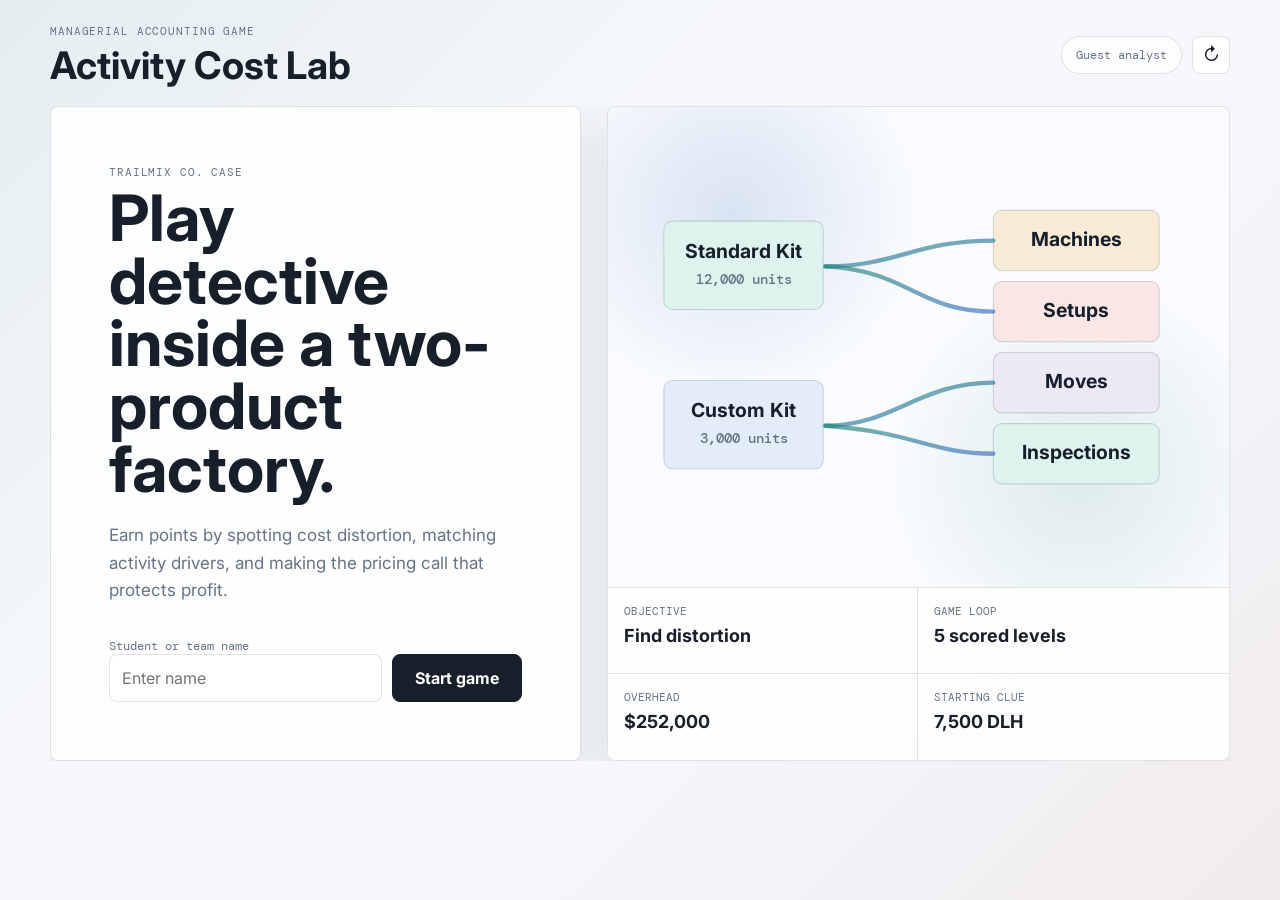
<file: index.html>
<!DOCTYPE html>
<html lang="en">
<head>
  <meta charset="UTF-8">
  <meta name="viewport" content="width=device-width, initial-scale=1.0">
  <title>Activity Cost Lab</title>
  <meta name="description" content="A no-build activity-based costing game for managerial accounting classes.">
  <link rel="preconnect" href="https://fonts.googleapis.com">
  <link rel="preconnect" href="https://fonts.gstatic.com" crossorigin>
  <link href="https://fonts.googleapis.com/css2?family=DM+Mono:wght@400;500&family=Inter:wght@400;500;600;700&display=swap" rel="stylesheet">
  <link rel="stylesheet" href="styles.css">
</head>
<body>
  <main class="app-shell">
    <header class="topbar">
      <div>
        <p class="eyebrow">Managerial accounting game</p>
        <h1>Activity Cost Lab</h1>
      </div>
      <div class="topbar-actions">
        <span class="student-chip" id="student-chip">Guest analyst</span>
        <button class="icon-button" id="reset-case" type="button" title="Reset game" aria-label="Reset game">
          <span aria-hidden="true">&#8635;</span>
        </button>
      </div>
    </header>

    <section class="screen screen-start active" id="screen-start" aria-labelledby="start-title">
      <div class="intro-copy">
        <p class="eyebrow">TrailMix Co. case</p>
        <h2 id="start-title">Play detective inside a two-product factory.</h2>
        <p class="intro-text">Earn points by spotting cost distortion, matching activity drivers, and making the pricing call that protects profit.</p>
        <form class="start-form" id="start-form">
          <label for="student-name">Student or team name</label>
          <div class="start-row">
            <input id="student-name" type="text" maxlength="28" placeholder="Enter name" autocomplete="off" required minlength="1">
            <button class="primary-button" type="submit">Start game</button>
          </div>
        </form>
      </div>

      <div class="case-board" aria-label="Case setup">
        <div class="factory-visual" aria-hidden="true">
          <svg viewBox="0 0 520 290" role="img">
            <defs>
              <linearGradient id="line-gradient" x1="0" x2="1" y1="0" y2="1">
                <stop offset="0%" stop-color="#16816d"/>
                <stop offset="100%" stop-color="#2f68b8"/>
              </linearGradient>
            </defs>
            <rect x="24" y="28" width="148" height="82" rx="8" class="svg-block svg-green"/>
            <rect x="24" y="176" width="148" height="82" rx="8" class="svg-block svg-blue"/>
            <rect x="330" y="18" width="154" height="56" rx="8" class="svg-block svg-amber"/>
            <rect x="330" y="84" width="154" height="56" rx="8" class="svg-block svg-coral"/>
            <rect x="330" y="150" width="154" height="56" rx="8" class="svg-block svg-purple"/>
            <rect x="330" y="216" width="154" height="56" rx="8" class="svg-block svg-green"/>
            <path d="M174 70 C240 70 258 46 330 46" class="svg-line"/>
            <path d="M174 70 C252 74 260 112 330 112" class="svg-line"/>
            <path d="M174 218 C238 218 260 178 330 178" class="svg-line"/>
            <path d="M174 218 C258 224 272 244 330 244" class="svg-line"/>
            <text x="98" y="62" class="svg-label">Standard Kit</text>
            <text x="98" y="86" class="svg-small">12,000 units</text>
            <text x="98" y="210" class="svg-label">Custom Kit</text>
            <text x="98" y="234" class="svg-small">3,000 units</text>
            <text x="407" y="51" class="svg-label">Machines</text>
            <text x="407" y="117" class="svg-label">Setups</text>
            <text x="407" y="183" class="svg-label">Moves</text>
            <text x="407" y="249" class="svg-label">Inspections</text>
          </svg>
        </div>
        <div class="rule-grid">
          <div><span>Objective</span><strong>Find distortion</strong></div>
          <div><span>Game loop</span><strong>5 scored levels</strong></div>
          <div><span>Overhead</span><strong id="start-overhead">$252,000</strong></div>
          <div><span>Starting clue</span><strong>7,500 DLH</strong></div>
        </div>
      </div>
    </section>

    <section class="screen screen-lab" id="screen-lab" aria-label="Activity Cost Lab game">
      <aside class="game-panel" aria-label="Game status">
        <div class="hud-grid">
          <div class="hud-card score"><span>Score</span><strong id="hud-score">0</strong></div>
          <div class="hud-card"><span>Streak</span><strong id="hud-streak">0x</strong></div>
          <div class="hud-card"><span>Level</span><strong id="hud-level">1/5</strong></div>
        </div>
        <div class="progress-shell" aria-label="Game progress"><span id="progress-fill"></span></div>
        <nav class="level-track" id="level-track" aria-label="Game levels"></nav>

        <details class="case-file" id="case-file">
          <summary class="case-file-summary">Case file</summary>
          <div class="case-file-body" id="case-file-body"></div>
        </details>
      </aside>

      <section class="workspace">
        <section class="game-stage" aria-labelledby="challenge-title">
          <div class="coach-card">
            <div class="coach-avatar" aria-hidden="true">CFO</div>
            <p id="coach-text"></p>
          </div>

          <div class="challenge-card">
            <div class="challenge-head">
              <div>
                <p class="eyebrow" id="challenge-kicker">Level 1</p>
                <h2 id="challenge-title">Plantwide Shortcut</h2>
              </div>
              <span class="reward-chip">Points on the line</span>
            </div>
            <p class="challenge-prompt" id="challenge-prompt"></p>
            <div id="challenge-body"></div>
          </div>

          <div class="feedback-panel" id="feedback-panel"></div>
          <div class="challenge-controls" id="challenge-controls"></div>
          <div class="scorecard" id="scorecard" aria-label="Current accounting clues"></div>
          <div class="cost-cards" id="cost-cards"></div>

          <div class="results-zone" id="results-zone">
            <div class="leaderboard-panel">
              <div class="leaderboard-head">
                <div>
                  <p class="eyebrow">Local leaderboard</p>
                  <h3>Team scores</h3>
                </div>
                <div class="btn-row">
                  <button class="secondary-button" id="save-score" type="button">Save score</button>
                  <button class="secondary-button danger" id="clear-board" type="button">Clear</button>
                </div>
              </div>
              <div id="leaderboard-list"></div>
            </div>
          </div>
        </section>
      </section>
    </section>
  </main>

  <script src="math.js"></script>
  <script src="script.js"></script>
</body>
</html>
</file>
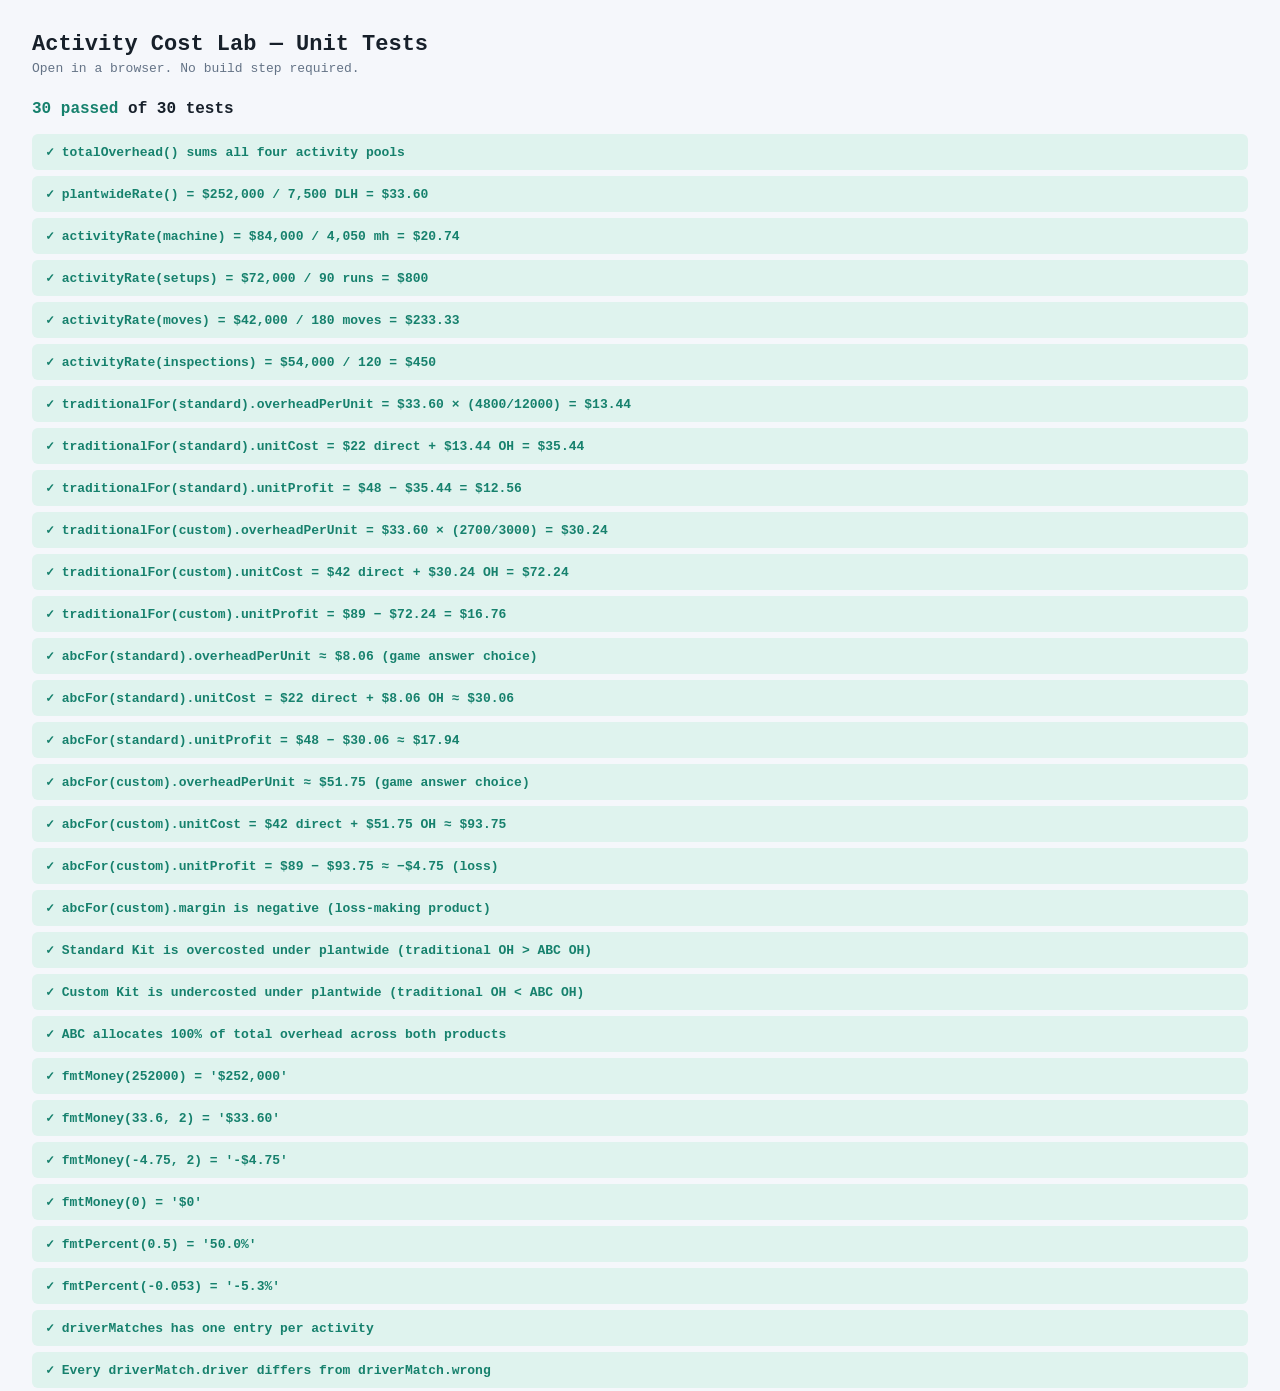
<file: tests.html>
<!DOCTYPE html>
<html lang="en">
<head>
  <meta charset="UTF-8">
  <title>Activity Cost Lab — Unit Tests</title>
  <style>
    body { font-family: monospace; margin: 32px; background: #f5f7fb; color: #17202a; }
    h1   { font-size: 22px; margin-bottom: 4px; }
    p.sub { color: #647386; margin: 0 0 24px; }
    .summary { font-size: 16px; font-weight: 700; margin: 24px 0 16px; }
    .pass { color: #16816d; }
    .fail { color: #b94b4b; }
    ul { list-style: none; padding: 0; margin: 0; display: grid; gap: 6px; }
    li { padding: 10px 14px; border-radius: 6px; font-size: 13px; }
    li.pass { background: #dff3ee; }
    li.fail { background: #fae6e4; }
    li .label { font-weight: 700; }
    li .detail { color: #647386; margin-top: 4px; }
    li.fail .detail { color: #b94b4b; }
  </style>
</head>
<body>
  <h1>Activity Cost Lab — Unit Tests</h1>
  <p class="sub">Open in a browser. No build step required.</p>
  <div class="summary" id="summary"></div>
  <ul id="results"></ul>

  <script src="math.js"></script>
  <script>
    // ─── Minimal test runner ──────────────────────────────────────────────────

    const results = [];

    function near(a, b, tol = 0.01) {
      return Math.abs(Number(a) - Number(b)) <= tol;
    }

    function expect(label, actual, expected, tol) {
      const ok = tol !== undefined ? near(actual, expected, tol) : actual === expected;
      results.push({ label, ok, actual, expected });
    }

    // ─── Tests: totalOverhead ─────────────────────────────────────────────────

    expect(
      "totalOverhead() sums all four activity pools",
      totalOverhead(), 252000
    );

    // ─── Tests: plantwideRate ─────────────────────────────────────────────────

    expect(
      "plantwideRate() = $252,000 / 7,500 DLH = $33.60",
      plantwideRate(), 33.6, 0.001
    );

    // ─── Tests: activityRate ──────────────────────────────────────────────────

    const machineAct = caseData.activities.find(a => a.id === "machine");
    const setupsAct  = caseData.activities.find(a => a.id === "setups");
    const movesAct   = caseData.activities.find(a => a.id === "moves");
    const inspectAct = caseData.activities.find(a => a.id === "inspection");

    expect(
      "activityRate(machine) = $84,000 / 4,050 mh = $20.74",
      activityRate(machineAct), 20.7407, 0.001
    );
    expect(
      "activityRate(setups) = $72,000 / 90 runs = $800",
      activityRate(setupsAct), 800, 0.001
    );
    expect(
      "activityRate(moves) = $42,000 / 180 moves = $233.33",
      activityRate(movesAct), 233.333, 0.01
    );
    expect(
      "activityRate(inspections) = $54,000 / 120 = $450",
      activityRate(inspectAct), 450, 0.001
    );

    // ─── Tests: traditionalFor ────────────────────────────────────────────────

    const tStd = traditionalFor("standard");
    const tCus = traditionalFor("custom");

    expect(
      "traditionalFor(standard).overheadPerUnit = $33.60 × (4800/12000) = $13.44",
      tStd.overheadPerUnit, 13.44, 0.01
    );
    expect(
      "traditionalFor(standard).unitCost = $22 direct + $13.44 OH = $35.44",
      tStd.unitCost, 35.44, 0.01
    );
    expect(
      "traditionalFor(standard).unitProfit = $48 − $35.44 = $12.56",
      tStd.unitProfit, 12.56, 0.01
    );

    expect(
      "traditionalFor(custom).overheadPerUnit = $33.60 × (2700/3000) = $30.24",
      tCus.overheadPerUnit, 30.24, 0.01
    );
    expect(
      "traditionalFor(custom).unitCost = $42 direct + $30.24 OH = $72.24",
      tCus.unitCost, 72.24, 0.01
    );
    expect(
      "traditionalFor(custom).unitProfit = $89 − $72.24 = $16.76",
      tCus.unitProfit, 16.76, 0.01
    );

    // ─── Tests: abcFor ────────────────────────────────────────────────────────

    const aStd = abcFor("standard");
    const aCus = abcFor("custom");

    expect(
      "abcFor(standard).overheadPerUnit ≈ $8.06 (game answer choice)",
      aStd.overheadPerUnit, 8.063, 0.01
    );
    expect(
      "abcFor(standard).unitCost = $22 direct + $8.06 OH ≈ $30.06",
      aStd.unitCost, 30.063, 0.01
    );
    expect(
      "abcFor(standard).unitProfit = $48 − $30.06 ≈ $17.94",
      aStd.unitProfit, 17.937, 0.01
    );

    expect(
      "abcFor(custom).overheadPerUnit ≈ $51.75 (game answer choice)",
      aCus.overheadPerUnit, 51.748, 0.01
    );
    expect(
      "abcFor(custom).unitCost = $42 direct + $51.75 OH ≈ $93.75",
      aCus.unitCost, 93.748, 0.01
    );
    expect(
      "abcFor(custom).unitProfit = $89 − $93.75 ≈ −$4.75 (loss)",
      aCus.unitProfit, -4.748, 0.01
    );
    expect(
      "abcFor(custom).margin is negative (loss-making product)",
      aCus.margin < 0, true
    );

    // ─── Tests: cost distortion direction ────────────────────────────────────

    expect(
      "Standard Kit is overcosted under plantwide (traditional OH > ABC OH)",
      tStd.overheadPerUnit > aStd.overheadPerUnit, true
    );
    expect(
      "Custom Kit is undercosted under plantwide (traditional OH < ABC OH)",
      tCus.overheadPerUnit < aCus.overheadPerUnit, true
    );

    // ─── Tests: total overhead is fully allocated under ABC ───────────────────

    const abcTotalAllocated = abcFor("standard").allocated + abcFor("custom").allocated;
    expect(
      "ABC allocates 100% of total overhead across both products",
      abcTotalAllocated, totalOverhead(), 0.01
    );

    // ─── Tests: fmtMoney ─────────────────────────────────────────────────────

    expect("fmtMoney(252000) = '$252,000'",    fmtMoney(252000),    "$252,000");
    expect("fmtMoney(33.6, 2) = '$33.60'",     fmtMoney(33.6, 2),   "$33.60");
    expect("fmtMoney(-4.75, 2) = '-$4.75'",    fmtMoney(-4.75, 2),  "-$4.75");
    expect("fmtMoney(0) = '$0'",               fmtMoney(0),         "$0");

    // ─── Tests: fmtPercent ───────────────────────────────────────────────────

    expect("fmtPercent(0.5) = '50.0%'",    fmtPercent(0.5),  "50.0%");
    expect("fmtPercent(-0.053) = '-5.3%'", fmtPercent(-0.053), "-5.3%");

    // ─── Tests: driver data integrity ────────────────────────────────────────

    expect(
      "driverMatches has one entry per activity",
      driverMatches.length, caseData.activities.length
    );
    expect(
      "Every driverMatch.driver differs from driverMatch.wrong",
      driverMatches.every(m => m.driver !== m.wrong), true
    );

    // ─── Render results ───────────────────────────────────────────────────────

    const passed = results.filter(r => r.ok).length;
    const failed = results.filter(r => !r.ok).length;

    document.getElementById("summary").innerHTML =
      `<span class="${failed === 0 ? "pass" : "fail"}">${passed} passed</span>` +
      (failed > 0 ? ` / <span class="fail">${failed} failed</span>` : "") +
      ` of ${results.length} tests`;

    const list = document.getElementById("results");
    results.forEach(r => {
      const li = document.createElement("li");
      li.className = r.ok ? "pass" : "fail";
      li.innerHTML = `
        <div class="label">${r.ok ? "✓" : "✗"} ${r.label}</div>
        ${!r.ok ? `<div class="detail">got: ${JSON.stringify(r.actual)} — expected: ${JSON.stringify(r.expected)}</div>` : ""}
      `;
      list.appendChild(li);
    });
  </script>
</body>
</html>
</file>
<file: styles.css>
:root {
  --page: #f5f7fb;
  --surface: #ffffff;
  --surface-alt: #eef4f8;
  --ink: #17202a;
  --muted: #647386;
  --line: rgba(27, 38, 49, 0.13);
  --teal: #16816d;
  --teal-soft: #dff3ee;
  --blue: #2f68b8;
  --blue-soft: #e3edf9;
  --amber: #a66312;
  --amber-soft: #f8ebd5;
  --coral: #b94b4b;
  --coral-soft: #fae6e4;
  --purple: #6f5ba7;
  --purple-soft: #ece8f6;
  --shadow: 0 18px 50px rgba(28, 45, 73, 0.10);
  --mono: "DM Mono", monospace;
  --sans: "Inter", system-ui, -apple-system, BlinkMacSystemFont, "Segoe UI", sans-serif;
}

* {
  box-sizing: border-box;
}

html {
  min-height: 100%;
}

body {
  min-height: 100vh;
  margin: 0;
  overflow-x: hidden;
  background:
    linear-gradient(135deg, rgba(22, 129, 109, 0.08), transparent 34%),
    linear-gradient(315deg, rgba(185, 75, 75, 0.07), transparent 38%),
    var(--page);
  color: var(--ink);
  font-family: var(--sans);
}

button,
input,
select {
  font: inherit;
}

button {
  cursor: pointer;
}

.app-shell {
  width: calc(100vw - 32px);
  max-width: 1180px;
  margin: 0 auto;
  padding: 24px 0 48px;
  overflow-x: hidden;
}

.topbar {
  display: flex;
  align-items: center;
  justify-content: space-between;
  gap: 18px;
  margin-bottom: 20px;
}

.topbar h1,
.intro-copy h2,
.stage-header h2,
.question-panel h3,
.leaderboard-head h3,
.insight-card h3 {
  margin: 0;
  letter-spacing: 0;
}

.topbar h1 {
  font-size: 38px;
  line-height: 1.05;
}

.eyebrow {
  margin: 0 0 8px;
  color: var(--muted);
  font-family: var(--mono);
  font-size: 11px;
  letter-spacing: 0.08em;
  text-transform: uppercase;
}

.topbar-actions {
  display: flex;
  align-items: center;
  gap: 10px;
}

.student-chip {
  display: inline-flex;
  min-height: 38px;
  align-items: center;
  border: 1px solid var(--line);
  border-radius: 999px;
  background: rgba(255, 255, 255, 0.78);
  color: var(--muted);
  padding: 0 14px;
  font-family: var(--mono);
  font-size: 12px;
}

.icon-button,
.secondary-button,
.primary-button,
.choice-button,
.step-button {
  border: 1px solid var(--line);
  border-radius: 8px;
  background: var(--surface);
  color: var(--ink);
}

.icon-button {
  width: 38px;
  height: 38px;
  font-size: 18px;
}

.primary-button {
  min-height: 48px;
  border-color: var(--ink);
  background: var(--ink);
  color: #fff;
  padding: 0 22px;
  font-weight: 700;
}

.secondary-button {
  min-height: 38px;
  padding: 0 14px;
  color: var(--ink);
  font-weight: 700;
}

.secondary-button.danger {
  color: var(--coral);
}

.screen {
  display: none;
}

.screen.active {
  display: block;
}

.screen-start {
  width: 100%;
  max-width: 100%;
  overflow: hidden;
  min-height: 620px;
  display: none;
  grid-template-columns: minmax(0, 0.92fr) minmax(360px, 1.08fr);
  gap: 26px;
  align-items: stretch;
}

.screen-start.active {
  display: grid;
}

.intro-copy,
.case-board,
.workspace,
.step-nav {
  min-width: 0;
  border: 1px solid var(--line);
  border-radius: 8px;
  background: rgba(255, 255, 255, 0.86);
  box-shadow: var(--shadow);
}

.intro-copy {
  display: flex;
  flex-direction: column;
  justify-content: center;
  padding: 58px;
}

.intro-copy h2 {
  max-width: 620px;
  font-size: 64px;
  line-height: 0.98;
  overflow-wrap: anywhere;
}

.intro-text {
  max-width: 560px;
  margin: 22px 0 34px;
  color: var(--muted);
  font-size: 17px;
  line-height: 1.6;
}

.start-form label,
.select-label {
  display: grid;
  gap: 8px;
  color: var(--muted);
  font-family: var(--mono);
  font-size: 12px;
}

.start-form {
  width: 100%;
  max-width: 560px;
}

.start-row {
  display: grid;
  grid-template-columns: 1fr auto;
  gap: 10px;
}

.start-row input,
.select-label select,
.number-input {
  min-height: 46px;
  width: 100%;
  border: 1px solid var(--line);
  border-radius: 8px;
  background: #fff;
  color: var(--ink);
  padding: 0 12px;
  outline: none;
}

.start-row input:focus,
.select-label select:focus,
.number-input:focus {
  border-color: var(--teal);
  box-shadow: 0 0 0 3px rgba(22, 129, 109, 0.13);
}

.case-board {
  display: grid;
  grid-template-rows: minmax(280px, 1fr) auto;
  overflow: hidden;
}

.factory-visual {
  display: flex;
  align-items: center;
  justify-content: center;
  overflow: hidden;
  min-height: 360px;
  padding: 20px;
  background:
    radial-gradient(circle at 20% 22%, rgba(47, 104, 184, 0.16), transparent 30%),
    radial-gradient(circle at 76% 76%, rgba(22, 129, 109, 0.13), transparent 32%),
    #f9fbfe;
}

.factory-visual svg {
  width: 100%;
  max-width: 560px;
  min-width: 0;
  height: auto;
}

.svg-block {
  stroke: rgba(23, 32, 42, 0.16);
  stroke-width: 1;
}

.svg-green { fill: var(--teal-soft); }
.svg-blue { fill: var(--blue-soft); }
.svg-amber { fill: var(--amber-soft); }
.svg-coral { fill: var(--coral-soft); }
.svg-purple { fill: var(--purple-soft); }

.svg-line {
  fill: none;
  stroke: url(#line-gradient);
  stroke-width: 4;
  stroke-linecap: round;
  opacity: 0.62;
}

.svg-label,
.svg-small {
  fill: var(--ink);
  text-anchor: middle;
}

.svg-label {
  font: 700 18px var(--sans);
}

.svg-small {
  fill: var(--muted);
  font: 500 13px var(--mono);
}

.rule-grid {
  display: grid;
  grid-template-columns: repeat(2, 1fr);
  border-top: 1px solid var(--line);
}

.rule-grid div {
  min-height: 86px;
  padding: 16px;
  border-right: 1px solid var(--line);
  border-bottom: 1px solid var(--line);
}

.rule-grid div:nth-child(2n) {
  border-right: 0;
}

.rule-grid div:nth-last-child(-n + 2) {
  border-bottom: 0;
}

.rule-grid span,
.decision-summary span,
.metric span,
.product-card span,
.leaderboard-row span,
.insight-card span {
  display: block;
  color: var(--muted);
  font-family: var(--mono);
  font-size: 11px;
  line-height: 1.4;
  text-transform: uppercase;
}

.rule-grid strong {
  display: block;
  margin-top: 6px;
  font-size: 18px;
  line-height: 1.2;
}

.screen-lab.active {
  display: grid;
  grid-template-columns: 260px minmax(0, 1fr);
  gap: 18px;
  align-items: start;
}

.step-nav {
  position: sticky;
  top: 18px;
  display: grid;
  gap: 8px;
  padding: 10px;
}

.step-button {
  display: flex;
  min-height: 58px;
  align-items: center;
  gap: 10px;
  padding: 0 12px;
  color: var(--muted);
  font-weight: 700;
  text-align: left;
}

.step-button span {
  display: inline-grid;
  width: 30px;
  height: 30px;
  place-items: center;
  border-radius: 8px;
  background: var(--surface-alt);
  color: var(--ink);
  font-family: var(--mono);
  font-size: 12px;
}

.step-button.active {
  border-color: rgba(22, 129, 109, 0.45);
  background: var(--teal-soft);
  color: #0c5548;
}

.workspace {
  min-height: 640px;
  padding: 30px;
}

.game-panel {
  position: sticky;
  top: 18px;
  display: grid;
  gap: 12px;
  border: 1px solid var(--line);
  border-radius: 8px;
  background: rgba(255, 255, 255, 0.88);
  box-shadow: var(--shadow);
  padding: 12px;
}

.hud-grid {
  display: grid;
  grid-template-columns: 1fr;
  gap: 8px;
}

.hud-card {
  border: 1px solid var(--line);
  border-radius: 8px;
  background: var(--surface);
  padding: 14px;
}

.hud-card.score {
  background: var(--ink);
  color: #fff;
}

.hud-card span,
.scorecard span,
.cost-card span,
.match-row span {
  display: block;
  color: var(--muted);
  font-family: var(--mono);
  font-size: 11px;
  text-transform: uppercase;
}

.hud-card.score span {
  color: rgba(255, 255, 255, 0.68);
}

.hud-card strong {
  display: block;
  margin-top: 6px;
  font-size: 30px;
  line-height: 1;
}

.progress-shell {
  height: 12px;
  overflow: hidden;
  border-radius: 999px;
  background: var(--surface-alt);
}

.progress-shell span {
  display: block;
  width: 0;
  height: 100%;
  border-radius: inherit;
  background: linear-gradient(90deg, var(--teal), var(--blue));
  transition: width 0.25s ease;
}

.level-track {
  display: grid;
  gap: 8px;
}

.level-token {
  min-height: 58px;
  border: 1px solid var(--line);
  border-radius: 8px;
  background: var(--surface);
  padding: 10px 12px;
  color: var(--muted);
  text-align: left;
}

.level-token span {
  display: block;
  font-family: var(--mono);
  font-size: 10px;
  text-transform: uppercase;
}

.level-token strong {
  display: block;
  margin-top: 4px;
  color: var(--ink);
}

.level-token.active {
  border-color: rgba(47, 104, 184, 0.45);
  background: var(--blue-soft);
}

.level-token.complete {
  border-color: rgba(22, 129, 109, 0.46);
  background: var(--teal-soft);
}

.level-token:disabled {
  cursor: not-allowed;
  opacity: 0.42;
}

.game-stage {
  display: grid;
  gap: 14px;
}

.coach-card,
.challenge-card,
.feedback-panel,
.scorecard,
.cost-card {
  border: 1px solid var(--line);
  border-radius: 8px;
  background: var(--surface);
}

.coach-card {
  display: grid;
  grid-template-columns: 72px 1fr;
  gap: 16px;
  align-items: center;
  padding: 16px;
  background: linear-gradient(90deg, var(--teal-soft), #fff);
}

.coach-avatar {
  display: grid;
  width: 64px;
  height: 64px;
  place-items: center;
  border-radius: 8px;
  background: var(--ink);
  color: #fff;
  font-family: var(--mono);
  font-weight: 700;
}

.coach-card p {
  margin: 0;
  color: #31535a;
  line-height: 1.55;
}

.challenge-card {
  padding: 22px;
}

.challenge-head {
  display: flex;
  align-items: start;
  justify-content: space-between;
  gap: 16px;
  margin-bottom: 18px;
}

.challenge-head h2 {
  margin: 0;
  font-size: 42px;
  line-height: 1.05;
  letter-spacing: 0;
}

.reward-chip {
  display: inline-flex;
  min-height: 34px;
  align-items: center;
  border-radius: 999px;
  background: var(--amber-soft);
  color: var(--amber);
  padding: 0 12px;
  font-family: var(--mono);
  font-size: 11px;
  text-transform: uppercase;
  white-space: nowrap;
}

.challenge-prompt {
  margin: 0 0 18px;
  color: var(--muted);
  font-size: 18px;
  line-height: 1.55;
}

.answer-grid {
  display: grid;
  grid-template-columns: repeat(3, minmax(0, 1fr));
  gap: 12px;
}

.clue-grid {
  display: grid;
  grid-template-columns: repeat(4, minmax(0, 1fr));
  gap: 10px;
  margin-bottom: 14px;
}

.clue-card {
  border: 1px solid var(--line);
  border-radius: 8px;
  background: #fff;
  padding: 12px;
}

.clue-card span {
  display: block;
  color: var(--muted);
  font-family: var(--mono);
  font-size: 10px;
  text-transform: uppercase;
}

.clue-card strong {
  display: block;
  margin-top: 6px;
  font-size: 17px;
  line-height: 1.25;
  overflow-wrap: anywhere;
}

.answer-card {
  min-height: 150px;
  border: 1px solid var(--line);
  border-radius: 8px;
  background: var(--surface-alt);
  padding: 16px;
  text-align: left;
  transition: transform 0.16s ease, border-color 0.16s ease, background 0.16s ease;
}

.answer-card:hover:not(:disabled) {
  transform: translateY(-2px);
  border-color: rgba(47, 104, 184, 0.45);
}

.answer-card strong {
  display: block;
  color: var(--ink);
  font-size: 20px;
  line-height: 1.2;
}

.answer-card span {
  display: block;
  margin-top: 12px;
  color: var(--muted);
  line-height: 1.45;
}

.answer-card.correct,
.match-row.correct {
  border-color: rgba(22, 129, 109, 0.55);
  background: var(--teal-soft);
}

.answer-card.incorrect,
.match-row.incorrect {
  border-color: rgba(185, 75, 75, 0.55);
  background: var(--coral-soft);
}

.match-board {
  display: grid;
  gap: 10px;
}

.match-row {
  display: grid;
  grid-template-columns: minmax(180px, 1fr) minmax(260px, 1.3fr);
  gap: 12px;
  align-items: center;
  border: 1px solid var(--line);
  border-radius: 8px;
  background: var(--surface-alt);
  padding: 14px;
}

.match-row strong {
  display: block;
  margin-top: 5px;
}

.match-options {
  display: grid;
  grid-template-columns: repeat(2, minmax(0, 1fr));
  gap: 8px;
}

.match-options button {
  min-height: 42px;
  border: 1px solid var(--line);
  border-radius: 8px;
  background: #fff;
  color: var(--ink);
  font-weight: 700;
}

.feedback-panel {
  padding: 18px;
  background: var(--blue-soft);
}

.feedback-panel.correct {
  background: var(--teal-soft);
  border-color: rgba(22, 129, 109, 0.48);
}

.feedback-panel.incorrect {
  background: var(--coral-soft);
  border-color: rgba(185, 75, 75, 0.48);
}

.feedback-panel h3 {
  margin: 0;
  font-size: 22px;
  letter-spacing: 0;
}

.feedback-panel p {
  margin: 9px 0 0;
  color: var(--muted);
  line-height: 1.55;
}

.lesson-line {
  color: var(--ink) !important;
  font-weight: 700;
}

.challenge-controls,
.btn-row {
  display: flex;
  flex-wrap: wrap;
  gap: 10px;
  justify-content: flex-end;
}

.challenge-controls .primary-button,
.challenge-controls .secondary-button {
  min-width: 130px;
}

.scorecard {
  display: grid;
  grid-template-columns: repeat(4, minmax(0, 1fr));
  overflow: hidden;
}

.scorecard div {
  min-height: 86px;
  padding: 14px;
  border-right: 1px solid var(--line);
}

.scorecard div:last-child {
  border-right: 0;
}

.scorecard strong {
  display: block;
  margin-top: 6px;
  font-size: 18px;
}

.cost-cards {
  display: grid;
  grid-template-columns: repeat(2, minmax(0, 1fr));
  gap: 14px;
}

.cost-card {
  overflow: hidden;
  padding: 16px;
}

.cost-card.standard {
  background: linear-gradient(180deg, var(--teal-soft), #fff 45%);
}

.cost-card.custom {
  background: linear-gradient(180deg, var(--blue-soft), #fff 45%);
}

.cost-card-head {
  display: flex;
  justify-content: space-between;
  gap: 12px;
  align-items: start;
}

.cost-card h3 {
  margin: 4px 0 0;
  font-size: 24px;
  letter-spacing: 0;
}

.cost-card-head > strong {
  font-size: 28px;
}

.cost-meter {
  height: 12px;
  overflow: hidden;
  border-radius: 999px;
  background: rgba(255, 255, 255, 0.85);
  margin: 16px 0;
}

.cost-meter span {
  display: block;
  height: 100%;
  border-radius: inherit;
  background: linear-gradient(90deg, var(--teal), var(--blue));
}

.cost-card dl {
  display: grid;
  gap: 8px;
  margin: 0;
}

.cost-card dl div {
  display: flex;
  justify-content: space-between;
  gap: 12px;
  border-top: 1px solid var(--line);
  padding-top: 8px;
}

.cost-card dt {
  color: var(--muted);
}

.cost-card dd {
  margin: 0;
  font-weight: 700;
}

.results-zone {
  padding-top: 4px;
}

.stage {
  display: none;
}

.stage.active {
  display: block;
}

.stage-header {
  display: flex;
  align-items: start;
  justify-content: space-between;
  gap: 18px;
  margin-bottom: 20px;
}

.stage-header h2 {
  font-size: 38px;
  line-height: 1.08;
}

.select-label {
  min-width: 220px;
}

.metric-grid {
  display: grid;
  grid-template-columns: repeat(4, minmax(0, 1fr));
  gap: 10px;
  margin-bottom: 16px;
}

.metric,
.question-panel,
.activity-map,
.decision-summary,
.insight-card,
.leaderboard-panel,
.pricing-card {
  border: 1px solid var(--line);
  border-radius: 8px;
  background: var(--surface);
}

.metric {
  min-height: 100px;
  padding: 16px;
}

.metric strong {
  display: block;
  margin-top: 8px;
  font-size: 26px;
  line-height: 1;
}

.metric.good strong {
  color: var(--teal);
}

.metric.warn strong {
  color: var(--coral);
}

.table-wrap {
  width: 100%;
  margin: 16px 0;
  overflow-x: auto;
  border: 1px solid var(--line);
  border-radius: 8px;
  background: var(--surface);
}

.data-table {
  width: 100%;
  min-width: 760px;
  border-collapse: collapse;
}

.data-table caption {
  padding: 12px 14px 0;
  color: var(--muted);
  font-family: var(--mono);
  font-size: 11px;
  text-align: left;
  text-transform: uppercase;
}

.data-table th,
.data-table td {
  padding: 13px 14px;
  border-bottom: 1px solid var(--line);
  text-align: right;
  vertical-align: middle;
}

.data-table th:first-child,
.data-table td:first-child,
.data-table th:nth-child(2),
.data-table td:nth-child(2) {
  text-align: left;
}

.data-table thead th {
  color: var(--muted);
  font-family: var(--mono);
  font-size: 11px;
  font-weight: 500;
  text-transform: uppercase;
}

.data-table tbody tr:last-child td {
  border-bottom: 0;
}

.editable-table input {
  min-height: 38px;
  max-width: 130px;
  text-align: right;
}

.number-input.compact {
  max-width: 112px;
}

.positive {
  color: var(--teal);
}

.negative {
  color: var(--coral);
}

.muted {
  color: var(--muted);
}

.tag {
  display: inline-flex;
  min-height: 26px;
  align-items: center;
  border-radius: 999px;
  padding: 0 10px;
  background: var(--surface-alt);
  color: var(--muted);
  font-family: var(--mono);
  font-size: 11px;
}

.tag.alert {
  background: var(--coral-soft);
  color: var(--coral);
}

.tag.good {
  background: var(--teal-soft);
  color: var(--teal);
}

.question-panel {
  display: flex;
  align-items: center;
  justify-content: space-between;
  gap: 16px;
  padding: 16px;
  margin-top: 16px;
}

.question-panel h3 {
  font-size: 18px;
}

.choice-row {
  display: flex;
  flex-wrap: wrap;
  gap: 8px;
}

.choice-button {
  min-height: 42px;
  padding: 0 14px;
  font-weight: 700;
}

.choice-button.selected {
  border-color: var(--blue);
  background: var(--blue-soft);
  color: #1f5496;
}

.choice-button.correct {
  border-color: var(--teal);
  background: var(--teal-soft);
  color: var(--teal);
}

.choice-button.incorrect {
  border-color: var(--coral);
  background: var(--coral-soft);
  color: var(--coral);
}

.feedback-text {
  margin: 8px 0 0;
  color: var(--muted);
  line-height: 1.5;
}


.pricing-grid {
  display: grid;
  grid-template-columns: repeat(2, minmax(0, 1fr));
  gap: 14px;
}

.pricing-card {
  padding: 18px;
}

.pricing-card h3 {
  margin: 0 0 14px;
  font-size: 22px;
}

.product-card {
  display: grid;
  grid-template-columns: repeat(2, minmax(0, 1fr));
  gap: 8px;
  margin-bottom: 14px;
}

.product-card div {
  border-radius: 8px;
  background: var(--surface-alt);
  padding: 12px;
}

.product-card strong {
  display: block;
  margin-top: 5px;
  font-size: 18px;
}

.slider-block {
  display: grid;
  gap: 8px;
  margin-top: 12px;
}

.slider-row {
  display: flex;
  align-items: center;
  justify-content: space-between;
  gap: 12px;
  color: var(--muted);
  font-family: var(--mono);
  font-size: 12px;
}

input[type="range"] {
  width: 100%;
  accent-color: var(--teal);
}

.price-line {
  display: flex;
  align-items: end;
  justify-content: space-between;
  gap: 12px;
  margin-top: 14px;
  border-top: 1px solid var(--line);
  padding-top: 14px;
}

.price-line strong {
  font-size: 32px;
  line-height: 1;
}

.decision-summary {
  display: grid;
  grid-template-columns: repeat(3, minmax(0, 1fr));
  gap: 0;
  margin-top: 16px;
  overflow: hidden;
}

.decision-summary div {
  padding: 18px;
  border-right: 1px solid var(--line);
}

.decision-summary div:last-child {
  border-right: 0;
}

.decision-summary strong {
  display: block;
  margin-top: 8px;
  font-size: 28px;
}

.debrief-grid {
  display: grid;
  grid-template-columns: repeat(3, minmax(0, 1fr));
  gap: 14px;
}

.insight-card {
  padding: 18px;
}

.insight-card h3 {
  font-size: 20px;
  line-height: 1.2;
}

.insight-card p {
  margin: 12px 0 0;
  color: var(--muted);
  line-height: 1.55;
}

.leaderboard-panel {
  margin-top: 16px;
  overflow: hidden;
}

.leaderboard-head {
  display: flex;
  align-items: center;
  justify-content: space-between;
  gap: 12px;
  padding: 16px;
  border-bottom: 1px solid var(--line);
}

.leaderboard-row {
  display: grid;
  grid-template-columns: 48px 1fr 110px 130px;
  gap: 10px;
  align-items: center;
  min-height: 58px;
  padding: 0 16px;
  border-bottom: 1px solid var(--line);
}

.leaderboard-row:last-child {
  border-bottom: 0;
}

.leaderboard-row.you {
  background: var(--teal-soft);
}

.rank {
  display: inline-grid;
  width: 32px;
  height: 32px;
  place-items: center;
  border-radius: 8px;
  background: var(--surface-alt);
  font-family: var(--mono);
  font-size: 12px;
}

.empty-state {
  padding: 18px;
  color: var(--muted);
}

/* ─── Case file ─────────────────────────────────────────────────────────── */

.case-file {
  border: 1px solid var(--line);
  border-radius: 8px;
  background: var(--surface);
  overflow: hidden;
}

.case-file-summary {
  display: flex;
  align-items: center;
  justify-content: space-between;
  min-height: 44px;
  padding: 0 12px;
  cursor: pointer;
  list-style: none;
  font-family: var(--mono);
  font-size: 11px;
  font-weight: 700;
  text-transform: uppercase;
  letter-spacing: 0.06em;
  color: var(--muted);
  user-select: none;
}

.case-file-summary::-webkit-details-marker { display: none; }

.case-file-summary::after {
  content: "▾";
  font-size: 14px;
  transition: transform 0.18s ease;
}

.case-file[open] .case-file-summary::after {
  transform: rotate(-180deg);
}

.case-file-body {
  max-height: 420px;
  overflow-y: auto;
  border-top: 1px solid var(--line);
  padding: 12px;
  display: grid;
  gap: 10px;
}

.case-context {
  margin: 0;
  color: var(--muted);
  font-size: 12px;
  line-height: 1.55;
}

.case-context strong {
  color: var(--ink);
}

.case-section-label {
  margin: 4px 0 0;
  font-family: var(--mono);
  font-size: 10px;
  font-weight: 700;
  letter-spacing: 0.08em;
  text-transform: uppercase;
  color: var(--muted);
}

.case-table {
  width: 100%;
  border-collapse: collapse;
  font-size: 11px;
}

.case-table th,
.case-table td {
  padding: 5px 6px;
  border-bottom: 1px solid var(--line);
  text-align: right;
  white-space: nowrap;
}

.case-table th:first-child,
.case-table td:first-child {
  text-align: left;
  color: var(--muted);
}

.case-table th {
  font-family: var(--mono);
  font-size: 10px;
  font-weight: 500;
  color: var(--muted);
  text-transform: uppercase;
}

.case-table tbody tr:last-child td {
  border-bottom: 0;
}

.case-table-total td {
  border-top: 2px solid var(--line);
  font-weight: 700;
  color: var(--ink) !important;
}

@media (max-width: 960px) {
  .screen-start.active,
  .screen-lab.active {
    grid-template-columns: 1fr;
  }

  .step-nav {
    position: static;
    grid-template-columns: repeat(4, minmax(0, 1fr));
  }

  .step-button {
    justify-content: center;
    min-height: 50px;
  }

  .step-button span {
    display: none;
  }

  .metric-grid,
  .clue-grid,
  .pricing-grid,
  .debrief-grid {
    grid-template-columns: repeat(2, minmax(0, 1fr));
  }

  .intro-copy {
    padding: 36px;
  }

  .intro-copy h2 {
    font-size: 48px;
  }

  .workspace {
    padding: 24px;
  }

}

@media (max-width: 640px) {
  .app-shell {
    width: 100%;
    max-width: 100%;
    padding-left: 10px;
    padding-right: 10px;
    padding-top: 14px;
  }

  .screen-start.active,
  .screen-lab.active {
    display: block;
  }

  .screen-start.active > *,
  .screen-lab.active > * {
    width: 100%;
    max-width: 100%;
  }

  .case-board,
  .workspace {
    margin-top: 18px;
  }

  .topbar,
  .stage-header,
  .question-panel,
  .price-line {
    align-items: stretch;
    flex-direction: column;
  }

  .start-row,
  .metric-grid,
  .clue-grid,
  .pricing-grid,
  .debrief-grid,
  .decision-summary,
  .rule-grid,
  .product-card {
    grid-template-columns: 1fr;
  }

  .start-row {
    display: block;
  }

  .decision-summary div,
  .rule-grid div {
    border-right: 0;
  }

  .rule-grid div:nth-last-child(2) {
    border-bottom: 1px solid var(--line);
  }

  .step-nav {
    grid-template-columns: repeat(2, minmax(0, 1fr));
  }

  .intro-copy {
    padding: 24px;
  }

  .intro-copy h2 {
    font-size: 34px;
    line-height: 1.04;
  }

  .intro-copy h2,
  .intro-text,
  .start-form,
  .start-row {
    width: 100%;
    max-width: 100%;
  }

  .start-row input,
  .start-row .primary-button {
    display: block;
    width: 100%;
    max-width: 100%;
    justify-self: start;
  }

  .start-row input {
    margin-bottom: 10px;
  }

  .factory-visual svg {
    width: 100%;
    max-width: 100%;
  }

  .topbar h1,
  .stage-header h2 {
    font-size: 28px;
  }

  .workspace {
    padding: 16px;
  }

  .leaderboard-row {
    grid-template-columns: 36px 1fr;
    padding: 12px 14px;
  }

  .leaderboard-row strong,
  .leaderboard-row span:last-child {
    grid-column: 2;
  }
}
</file>
